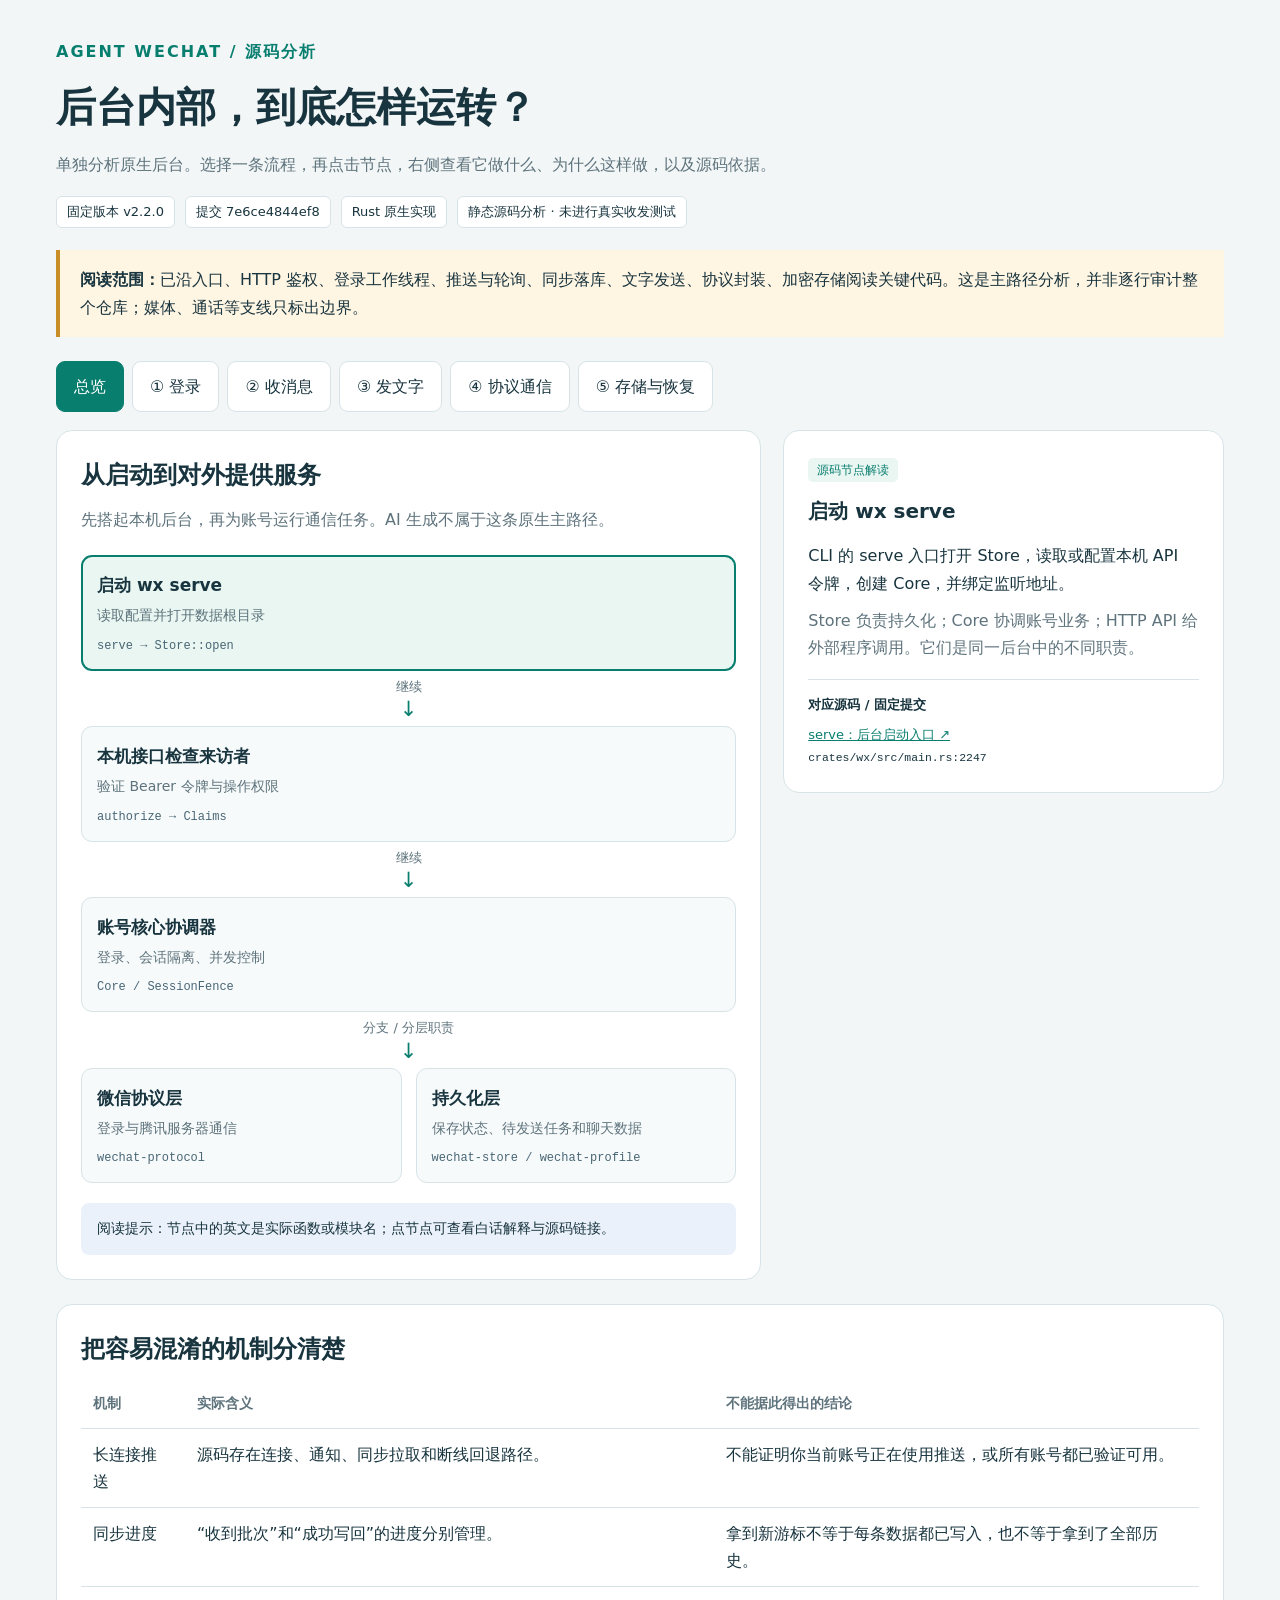
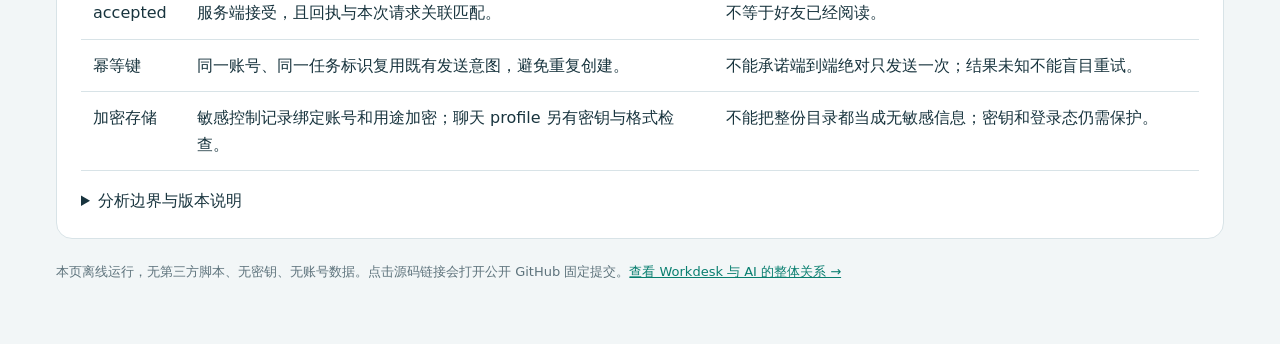
<file: docs/agent-wechat-source-map.html>
<!doctype html>
<html lang="zh-CN"><head><meta charset="utf-8"><meta name="viewport" content="width=device-width,initial-scale=1"><title>Agent WeChat · 源码机制流程图</title>
<style>
:root{color-scheme:light;--ink:#18343e;--muted:#5e737c;--line:#d8e3e7;--green:#087e6f;--soft:#e9f6f1;--blue:#eaf1fa}*{box-sizing:border-box}body{margin:0;background:#f2f6f7;color:var(--ink);font:16px/1.7 system-ui,"Microsoft YaHei",sans-serif}main{max-width:1220px;margin:auto;padding:38px 26px 60px}h1{font-size:clamp(26px,4vw,40px);margin:8px 0}h2{font-size:24px;margin:0 0 10px}h3{font-size:20px;margin:0 0 14px}p{margin:10px 0}.eyebrow{color:var(--green);font-weight:700;letter-spacing:2px}.muted{color:var(--muted)}.meta{display:flex;gap:10px;flex-wrap:wrap;font-size:13px;margin-top:18px}.meta span{padding:4px 10px;border-radius:6px;background:white;border:1px solid var(--line)}.scope{padding:16px 20px;border-left:4px solid #ca8e27;background:#fff5e3;margin:22px 0}.tabs{display:flex;flex-wrap:wrap;gap:8px;margin:24px 0 18px}.tabs button{border:1px solid var(--line);background:white;border-radius:9px;padding:11px 17px;font:inherit;color:var(--ink);cursor:pointer}.tabs button[aria-selected=true]{background:var(--green);border-color:var(--green);color:white}button:focus-visible,a:focus-visible,summary:focus-visible{outline:3px solid #c78b23;outline-offset:3px}.layout{display:grid;grid-template-columns:minmax(0,1.6fr) minmax(290px,1fr);gap:22px;align-items:start}.sheet,.explain{background:white;border:1px solid var(--line);border-radius:16px;padding:24px;min-width:0}.explain{position:sticky;top:20px}.intro{margin-bottom:22px}.flow{display:flex;flex-direction:column;gap:0}.row{display:flex;gap:14px;align-items:stretch;justify-content:center}.node{flex:1;min-width:0;text-align:left;border:1px solid var(--line);background:#f7fafb;border-radius:11px;padding:15px;font:inherit;color:var(--ink);cursor:pointer}.node:hover{background:var(--soft)}.node.selected{background:var(--soft);border:2px solid var(--green);padding:14px}.node b{display:block;font-size:17px}.node .sub{display:block;font-size:14px;color:var(--muted);margin-top:4px}.node .fn{display:block;font:12px/1.5 ui-monospace,monospace;color:#496675;margin-top:9px;overflow-wrap:anywhere}.connector{text-align:center;color:var(--muted);font-size:13px;padding:5px 0}.connector span{display:block;color:var(--green);font-size:21px;line-height:1.1}.branch-label{display:block;color:var(--green);font-size:12px;font-weight:700;margin-bottom:5px}.explain .badge{display:inline-block;font-size:12px;padding:2px 9px;background:var(--soft);color:var(--green);border-radius:5px;margin-bottom:12px}.explain p{overflow-wrap:anywhere}.source{margin-top:18px;padding-top:14px;border-top:1px solid var(--line);font-size:13px}.source a{display:block;margin-top:8px;overflow-wrap:anywhere}a{color:var(--green)}.tip{padding:14px 16px;background:var(--blue);border-radius:8px;margin-top:20px;font-size:14px}code{font-family:ui-monospace,monospace;font-size:.88em;overflow-wrap:anywhere}.bottom{background:white;padding:24px;border:1px solid var(--line);border-radius:16px;margin-top:24px}.table-wrap{overflow-x:auto}table{width:100%;border-collapse:collapse;text-align:left}th,td{padding:12px;border-bottom:1px solid var(--line);vertical-align:top}th{font-size:14px;color:var(--muted)}footer{font-size:13px;color:var(--muted);margin-top:22px}details{margin-top:16px}summary{cursor:pointer} @media(max-width:800px){main{padding:24px 14px}.layout{grid-template-columns:1fr}.explain{position:static}.row{flex-direction:column}.sheet,.explain,.bottom{padding:18px}.tabs button{flex:1;padding:10px 8px}.row:has(.node:nth-child(2)){border-left:3px solid var(--line);padding-left:12px}.node .fn{font-size:12px}}
</style></head><body><main>
<header><div class="eyebrow">AGENT WECHAT / 源码分析</div><h1>后台内部，到底怎样运转？</h1><p class="muted">单独分析原生后台。选择一条流程，再点击节点，右侧查看它做什么、为什么这样做，以及源码依据。</p><div class="meta"><span>固定版本 v2.2.0</span><span>提交 7e6ce4844ef8</span><span>Rust 原生实现</span><span>静态源码分析 · 未进行真实收发测试</span></div></header>
<div class="scope"><strong>阅读范围：</strong>已沿入口、HTTP 鉴权、登录工作线程、推送与轮询、同步落库、文字发送、协议封装、加密存储阅读关键代码。这是主路径分析，并非逐行审计整个仓库；媒体、通话等支线只标出边界。</div>
<nav class="tabs" role="tablist" aria-label="机制流程"></nav>
<div class="layout"><section class="sheet" role="tabpanel" id="flow-panel" tabindex="0"><div class="intro"><h2 id="flow-title"></h2><p id="flow-subtitle" class="muted"></p></div><div id="flow" class="flow" aria-label="流程图"></div><div class="tip" id="flow-tip"></div></section><aside class="explain" id="explanation" aria-live="polite"><span class="badge">源码节点解读</span><h3 id="node-title"></h3><p id="node-detail"></p><p id="node-why" class="muted"></p><div class="source"><strong>对应源码 / 固定提交</strong><div id="sources"></div></div></aside></div>
<section class="bottom"><h2>把容易混淆的机制分清楚</h2><div class="table-wrap"><table><thead><tr><th>机制</th><th>实际含义</th><th>不能据此得出的结论</th></tr></thead><tbody>
<tr><td>长连接推送</td><td>源码存在连接、通知、同步拉取和断线回退路径。</td><td>不能证明你当前账号正在使用推送，或所有账号都已验证可用。</td></tr>
<tr><td>同步进度</td><td>“收到批次”和“成功写回”的进度分别管理。</td><td>拿到新游标不等于每条数据都已写入，也不等于拿到了全部历史。</td></tr>
<tr><td>accepted</td><td>服务端接受，且回执与本次请求关联匹配。</td><td>不等于好友已经阅读。</td></tr>
<tr><td>幂等键</td><td>同一账号、同一任务标识复用既有发送意图，避免重复创建。</td><td>不能承诺端到端绝对只发送一次；结果未知不能盲目重试。</td></tr>
<tr><td>加密存储</td><td>敏感控制记录绑定账号和用途加密；聊天 profile 另有密钥与格式检查。</td><td>不能把整份目录都当成无敏感信息；密钥和登录态仍需保护。</td></tr>
</tbody></table></div><details><summary>分析边界与版本说明</summary><p>上游 v2.2.0 README 仍将 unsolicited account-associated push 标为未验证，但固定提交源码确实包含原生长连接路径。因此本图将“代码已实现”与“真实账号验证充分”分开。没有连接腾讯服务器、抓包、读取私人聊天或测试发送。图中的箭头是根据关键函数调用整理的控制流，省略了部分参数处理及媒体、通话、联系人专项流程。</p><p>当前 Workdesk 本机部署使用 127.0.0.1:6175。后台源码还存在可选网络监听配置，不能将当前部署端口当作整个项目所有部署方式的限制。</p></details></section>
<footer>本页离线运行，无第三方脚本、无密钥、无账号数据。点击源码链接会打开公开 GitHub 固定提交。<a href="wechat-agent-explained.html">查看 Workdesk 与 AI 的整体关系 →</a></footer>
</main><script>
const ROOT='https://github.com/thisnick/agent-wechat/blob/7e6ce4844ef8ddbef091c3680765ec474a896aaa/packages/native-client-rust/';
const src=(path,line,label)=>({path,line,label});
const core=(line,label,file='runtime.rs')=>src('crates/wechat-core/src/'+file,line,label);
const node=(title,sub,fn,detail,why,sources,label='')=>({title,sub,fn,detail,why,sources,label});
const flows=[
{id:'overview',name:'总览',title:'从启动到对外提供服务',sub:'先搭起本机后台，再为账号运行通信任务。AI 生成不属于这条原生主路径。',tip:'阅读提示：节点中的英文是实际函数或模块名；点节点可查看白话解释与源码链接。',rows:[
[node('启动 wx serve','读取配置并打开数据根目录','serve → Store::open','CLI 的 serve 入口打开 Store，读取或配置本机 API 令牌，创建 Core，并绑定监听地址。','Store 负责持久化；Core 协调账号业务；HTTP API 给外部程序调用。它们是同一后台中的不同职责。',[src('crates/wx/src/main.rs',2247,'serve：后台启动入口')])],
[node('本机接口检查来访者','验证 Bearer 令牌与操作权限','authorize → Claims','请求进入 API 中间件。除健康检查外，先检查 Bearer 令牌；源码支持主令牌以及带有效期、可撤销的授权令牌。具体业务再检查账号和权限。','本机接口令牌是调用后台的钥匙，和微信登录授权、AI API Key 分开。',[src('crates/wechat-api/src/lib.rs',419,'authorize：HTTP 鉴权'),src('crates/wechat-api/src/media.rs',391,'send：发送权限与幂等键')])],
[node('账号核心协调器','登录、会话隔离、并发控制','Core / SessionFence','Core 持有账号任务、锁和授权状态。SessionFence 绑定授权摘要与退出登录代次，防止旧网络请求在账号退出或授权替换后回写新状态。','网络响应回来时还要重新检查身份，不能只在发请求前检查一次。',[core(536,'账号锁'),core(4,'SessionFence 与 session_state','session_auth.rs')])],
[node('微信协议层','登录与腾讯服务器通信','wechat-protocol','协议层组织请求、使用账号状态封装和加密数据，通过 MMTLS 传输，再校验、解密响应。原生后台不依赖启动官方微信窗口。','这是独立客户端的通信实现；能通信不代表获得腾讯官方接入授权。',[src('crates/wechat-protocol/src/client.rs',1057,'authenticated_rpc'),src('README.md',1,'原生后台定位与兼容边界')]),node('持久化层','保存状态、待发送任务和聊天数据','wechat-store / wechat-profile','Store 管理控制记录、事件、发送意图等；profile 相关代码处理受支持的加密聊天数据库与写回。','控制状态与聊天 profile 不是同一类数据，也不共用一个 API token 当密钥。',[src('crates/wechat-store/src/vault.rs',1,'Vault：敏感控制记录保护'),core(1894,'待同步数据投影')])]
]},
{id:'login',name:'① 登录',title:'先复用会话，再尝试设备授权，最后按条件扫码',sub:'自动策略存在多条分支，遇到任意错误都强行换二维码并不是它的做法。',tip:'源码区分授权失效与网络、完整性等错误。网络故障不会被一概当成“需要重新扫码”。',rows:[
[node('创建登录任务','校验参数、防止同账号重复登录','login_keyed','校验登录策略、超时等参数；检查幂等键；创建 Operation，通过账号锁和活动标记防止冲突，再启动 login_worker。','登录是有状态的后台任务，因此界面可以查询 starting、awaiting_scan、succeeded 等进度。',[core(841,'login_keyed')])],
[node('有没有可用的现存会话？','Auto 策略且账号未被退出登录','login_worker','先读取此前 AccountState，核对 profile 身份，再用心跳验证。若明确为授权拒绝，尝试 renew_session；成功就安装状态并启动 workers。','授权仍可用时无需每次扫码；非授权类错误会直接返回，避免把网络问题误处理成新登录。',[core(946,'login_worker：活动会话复用')])],
[node('复用或续期成功','安装授权并启动账号工作线程','install_login_operation → start_workers','验证成功后保存可用状态、确保受支持的 profile，再把操作标为 succeeded。','这是一条成功出口，成功后不继续扫码。',[core(976,'活动会话验证与成功出口')],'成功分支'),node('没有可用活动会话','尝试保存设备的信任材料','saved_device_source','读取既有账号状态或绑定的官方 profile 中的设备材料，尝试 saved-device login。只有特定信任拒绝才进入后续回退。','保存设备信任、数据库解密材料和 API token 各有用途，不能混为一谈。',[core(1020,'saved-device 分支')],'继续登录分支')],
[node('设备尝试不可用时判断扫码策略','允许扫码 → 发起；禁止 → needs_login','start_qr_login / needs_login','如果没有可用的 saved attempt，检查 allow_qr 和策略。允许时准备设备身份并发起二维码流程；否则报告 needs_login。','用户设定和错误类型决定是否出现二维码，不是无限自动重扫。',[core(1063,'扫码许可与设备准备')])],
[node('轮询扫码和手机确认状态','支持取消、截止时间及受限刷新','attempt.poll → complete_login','登录循环发布等待扫码或确认的进度，并检查取消和任务截止时间。完成后安装账号状态并继续启动后台任务。','手机确认是登录授权环节；AI 服务没有参与。登录内部密码学握手这里按协议层概括，未逐字节复算。',[core(1120,'登录等待循环'),src('crates/wechat-protocol/src/client.rs',745,'poll_login'),src('crates/wechat-protocol/src/client.rs',836,'complete_login')])]
]},
{id:'receive',name:'② 收消息',title:'两种接收路径，汇入同一套持久化流程',sub:'源码具备长连接通知；不可用时退回心跳轮询。通知通常触发同步拉取，不直接等于完整消息已经落库。',tip:'特别注意：这里确认了“代码存在推送路径”，没有确认当前运行账号的实时连接状态。',rows:[
[node('为每个账号启动任务','恢复数据、媒体任务和账号工作循环','start_workers','启动时恢复 profile 和媒体任务，为账号创建 push worker 与接收媒体 worker，并启动循环任务。','账号之间分别运行；账号内关键状态操作通过锁和会话屏障协调。',[core(2122,'start_workers')])],
[node('长连接健康时','通知 / 心跳触发同步','push_session_active','创建 push connection，先补齐 catchup 和联系人，再标记 ready。等待通知；联系人命令走联系人同步，其他通知触发 drain_push_sync。','推送就像“有更新”的提醒，收到提醒之后仍需要拉取并提交批次。',[core(104,'长连接建立与通知循环','push.rs'),core(202,'drain_push_sync','push.rs')],'路径 A · 长连接'),node('长连接不健康时','心跳检查并轮询补取','tick_session','push 不健康时请求心跳；selector 提示更新或历史未追平时执行 sync。正常轮询间隔限制在 5–30 秒；worker 出错时退避可到 60 秒。','30 秒不是消息送达承诺。长连接会尝试重连，健康后轮询任务让出入站同步职责。',[core(2201,'tick_session：推送健康判断与轮询'),core(62,'推送重连与回退','push.rs')],'路径 B · 轮询回退')],
[node('收到 SyncBatch','区分补历史 catchup 和实时 live','commit_sync_batch','读取 history-caught-up 标记确定 origin；序列化批次、计算摘要；加密原始批次和 received-cursor，调用 stage_sync_if_new 暂存。','先保留原始内容与接收进度，避免未写完的数据只停留在内存里。',[core(245,'commit_sync_batch','push.rs')])],
[node('逐条处理并写回聊天数据','支持的命令投影；失败的保留','project_pending_with_media','逐批解密，跳过已有逐条回执的命令，调用 apply_received_sync_command。全部完成才 finish_sync；存在未知或无法处理的数据则 block_sync 并发布阻塞事件。','“已从服务器收到”和“已成功写回 profile”分开管理；未知命令不会伪装成处理成功。',[core(1894,'批次重放与完成/阻塞'),core(368,'apply_received_sync_command','sync_projection.rs')])],
[node('写入成功后发布事件','外部程序再读消息正文','message.committed','消息投影成功后，append_event_once 发布带 messageId、threadId、origin 和 direction 的事件。外部客户端凭 ID 读取正文。','Workdesk 等客户端能区分本地发送、补历史与实时消息；实际如何使用由客户端决定。',[core(760,'消息写入及事件发布','sync_projection.rs'),core(832,'普通消息事件发布','sync_projection.rs')])]
]},
{id:'send',name:'③ 发文字',title:'先记录发送意图，再提交，最后按回执分类',sub:'这是一条持久化发送队列。它重点防止重复提交和把“结果未知”误报成成功。',tip:'accepted 是服务端接受且关联校验通过；needs_review 表示结果未知，需要核对，不能直接当成未发出。',rows:[
[node('API 接收发送请求','检查账号权限与 Idempotency-Key','POST /v1/accounts/{a}/sends','HTTP 入口检查 send 权限，读取幂等键，按消息类型分发；普通文字进入 Core::send_text，最终进入 queue_message_send。','API 是程序间调用入口，不需要模拟微信窗口。这里仅展开普通文字，媒体另有任务流程。',[src('crates/wechat-api/src/media.rs',391,'发送入口'),core(1322,'send_text')])],
[node('校验并保存发送意图','冻结内容，生成稳定 client_id','queue_message_send → create_send','检查账号登录状态、目的地和内容；从账号与幂等键派生 client_id；加密 payload 后 create_send。新任务才启动 perform_send，重放复用已有任务。','稳定任务身份减少重复创建。同一幂等键搭配不同请求会产生冲突，而不是悄悄变成另一条发送。',[core(1412,'校验与任务构造'),core(1520,'加密并创建发送意图')])],
[node('领取提交权','queued → submitting','perform_send → claim_send','获取发送锁和账号状态，复核连接与任务状态，再用事务将 queued 改为 submitting。事务同时检查账号未退出且期望连接。','取消、退出登录和提交互相竞争；已领取的任务不会被另一个 worker 当作 queued 再次提交。',[core(1556,'perform_send'),src('crates/wechat-store/src/outbox.rs',128,'claim_send 原子状态迁移')])],
[node('协议层提交请求','发送前再次核对授权状态','send_text_guarded','普通原生文字路径携带 SessionFence，在网络提交前复核授权、退出登录代次和期望连接状态。收到响应后检查 accepted、目的地及 client_id 关联。','等待网络时用户可能退出账号，因此提交前仍需再次检查，避免旧任务继续发送。',[core(1688,'普通原生文字与提交前校验'),src('crates/wechat-protocol/src/account_request.rs',67,'协议文字发送入口')])],
[node('接受并匹配','accepted','accepted && correlated','当服务端接受且回执与本次请求匹配时，保存 accepted 与 server_message_id，并尝试将已发送消息写回本地聊天数据。','本地写回失败可以恢复投影，不需要为补本地记录再发送一遍。',[core(1770,'按结果分类与写回')],'成功'),node('明确拒绝','failed','service_rejected','服务器明确拒绝或提交前授权撤销时，保存明确失败原因。','失败原因与网络不确定性分开，方便调用方决定下一步。',[core(1770,'明确失败分支')],'失败'),node('无法确认结果','needs_review','submission_outcome_unknown','异常或回执关联不充分等其余情况进入 needs_review。worker 中断也会区分尚未领取与已进入提交阶段的任务。','可能已经被服务器收到，不能因为本机没拿到完整回执就盲目重发。',[core(1770,'结果未知分支'),core(1533,'worker 中断处理')],'待核对')]
]},
{id:'protocol',name:'④ 协议通信',title:'业务数据如何变成发往微信服务器的字节',sub:'这里按已读到的 authenticated_rpc 路径展开。不同登录阶段与特殊业务有自己的封装分支。',tip:'业务加密、MMTLS 传输保护、本机 API 鉴权和磁盘加密属于不同层，不能拿一种替代另一种。',rows:[
[node('准备业务请求','例如文字、心跳、同步','NativeClient / AccountState','上层提供业务参数；协议客户端带上当前 AccountState，选择相应命令与路由，构造请求数据。','账号授权、设备信息和 cookie 等属于协议会话状态，和 AI API Key 无关。',[src('crates/wechat-protocol/src/client.rs',1096,'同步请求入口'),src('crates/wechat-protocol/src/account_request.rs',67,'文字请求入口')])],
[node('业务报文封装与加密','校验状态，选择兼容的密钥模式','AuthenticatedPacket::prepare','prepare 检查 AccountState，依据 request_key / response_key 是否可用选择 mode 13 或 mode 5。可压缩时压缩，再按该分支加密并打包。','源码存在多种兼容路径，不能把所有请求概括成完全一样的一层 AES。这里不展开具体密钥材料。',[src('crates/wechat-protocol/src/business.rs',285,'业务报文准备、模式与加密')])],
[node('MMTLS 连接与交换','传输保护，不是普通明文 HTTP 内容','Session::connect → short_exchange','authenticated_rpc 创建会话、准备报文、进行提交检查，随后通过 mmtls::short_exchange 发出。MMTLS 模块实现握手、记录封装及长短连接相关处理。','即使短连接代码使用 http:// 作为外层传输地址，也不能据此认定账号业务明文发送；内部有报文与 MMTLS 保护。',[src('crates/wechat-protocol/src/client.rs',1066,'authenticated_rpc_guarded'),src('crates/wechat-protocol/src/mmtls.rs',235,'MMTLS Session::connect'),src('crates/wechat-protocol/src/mmtls.rs',707,'短连接交换')])],
[node('校验并解密响应','更新 cookie，解析业务结果','decode_verified_transport_reply','交换返回后解码并验证响应，更新非空 cookie，再把业务数据返回上层。Core 仍需检查会话屏障并保存相应账号状态。','拿到网络字节不等于业务成功；还要通过协议校验和发送回执等业务判断。',[src('crates/wechat-protocol/src/client.rs',1082,'返回验证与 cookie 更新'),src('crates/wechat-protocol/src/business.rs',344,'响应校验解码'),core(40,'网络状态保存与身份检查','session_auth.rs')])]
]},
{id:'storage',name:'⑤ 存储与恢复',title:'两类数据，配合三种恢复保护',sub:'聊天 profile 与后台控制数据库各自承担职责；源码重点避免丢批次、重复发送和旧会话回写。',tip:'保护机制降低故障风险，不是“永不丢失、永不重复、绝不风控”的保证。',rows:[
[node('后台控制记录','授权、批次、游标、任务与事件','wechat-store / Vault','敏感记录由 Vault 使用 AES-256-GCM 加密，附加认证数据绑定账号和用途。存储密钥独立于 API token，缺失或错误时保留已有数据并报错。','不是把 API token 同时当作数据库密码；保护文件和密钥仍是使用者的责任。',[src('crates/wechat-store/src/vault.rs',1,'Vault 的用途与密钥读取'),src('crates/wechat-store/src/vault.rs',88,'AES-GCM 与账号/用途绑定')]),node('聊天 profile','受支持的加密聊天数据库','wechat-profile / sync_projection','消息投影调用 profile 写入接口，处理消息行、会话摘要等；只针对受支持的 schema 和身份绑定。','它能写回部分兼容数据，不代表可任意修改所有微信版本数据库，也不保证官方搜索索引更新。',[core(760,'profile 消息投影','sync_projection.rs'),src('README.md',12,'支持范围及 profile 限制')])],
[node('同步回执与投影恢复','已收到 ≠ 已写完','stage_sync_if_new → project_pending','先持久化加密批次与 received-cursor，再按命令回执逐条投影。失败批次保留；没有待投影批次后才尝试发布 profile checkpoint。','崩溃后可重放本地已收数据，而不是依赖服务器重新发一遍。',[core(245,'批次暂存','push.rs'),core(1894,'逐条回执与检查点')])],
[node('发送意图与本地补写','已提交 ≠ 可再提交','claim_send / project_message_send','发送状态与投影过程分开。accepted 后补写聊天记录；本地补写失败走恢复投影，结果未知进入核对路径。','修复本地历史和再次向好友发送，是两种不同操作。',[src('crates/wechat-store/src/outbox.rs',128,'提交权竞争'),core(1811,'已发送消息投影'),core(1874,'恢复文字投影')])],
[node('会话代次隔离','退出或换授权后，旧响应不能覆盖新状态','SessionFence / save_network_state','屏障记录授权摘要和 logout_epoch。请求回写及推送通知处理时重新核对；失配则拒绝继续使用旧会话。','这是后台并发一致性保护，与微信是否允许第三方客户端是两回事。',[core(4,'SessionFence','session_auth.rs'),core(25,'推送身份屏障','push.rs')])]
]}
];
const nav=document.querySelector('.tabs'),flow=document.getElementById('flow');let current=0;
function selectNode(n,button){document.querySelectorAll('.node').forEach(b=>{b.classList.toggle('selected',b===button);b.setAttribute('aria-pressed',String(b===button))});document.getElementById('node-title').textContent=n.title;document.getElementById('node-detail').textContent=n.detail;document.getElementById('node-why').textContent=n.why;const sources=document.getElementById('sources');sources.replaceChildren();n.sources.forEach(s=>{const a=document.createElement('a');a.href=ROOT+s.path+'#L'+s.line;a.target='_blank';a.rel='noopener noreferrer';a.textContent=s.label+' ↗';const code=document.createElement('code');code.textContent=s.path+':'+s.line;sources.append(a,code)})}
function show(i){current=i;const f=flows[i];document.querySelectorAll('[role=tab]').forEach((b,j)=>{b.setAttribute('aria-selected',String(i===j));b.tabIndex=i===j?0:-1});document.getElementById('flow-panel').setAttribute('aria-labelledby','tab-'+f.id);document.getElementById('flow-title').textContent=f.title;document.getElementById('flow-subtitle').textContent=f.sub;document.getElementById('flow-tip').textContent=f.tip;flow.replaceChildren();let first;f.rows.forEach((row,r)=>{if(r){const arrow=document.createElement('div');arrow.className='connector';arrow.textContent=f.id==='login'&&r===3?'仅右侧分支继续；左侧已成功结束':row.length>1?'分支 / 分层职责':'继续';const mark=document.createElement('span');mark.textContent='↓';arrow.append(mark);flow.append(arrow)}const box=document.createElement('div');box.className='row';row.forEach(n=>{const b=document.createElement('button');b.type='button';b.className='node';b.setAttribute('aria-pressed','false');if(n.label){const label=document.createElement('span');label.className='branch-label';label.textContent=n.label;b.append(label)}for(const [tag,cls,text] of [['b','',n.title],['span','sub',n.sub],['span','fn',n.fn]]){const el=document.createElement(tag);el.className=cls;el.textContent=text;b.append(el)}b.addEventListener('click',()=>selectNode(n,b));box.append(b);if(!first)first=[n,b]});flow.append(box)});selectNode(...first)}
flows.forEach((f,i)=>{const b=document.createElement('button');b.type='button';b.id='tab-'+f.id;b.setAttribute('role','tab');b.setAttribute('aria-controls','flow-panel');b.textContent=f.name;b.addEventListener('click',()=>show(i));b.addEventListener('keydown',e=>{let next;if(e.key==='ArrowRight')next=(current+1)%flows.length;else if(e.key==='ArrowLeft')next=(current+flows.length-1)%flows.length;else if(e.key==='Home')next=0;else if(e.key==='End')next=flows.length-1;else return;e.preventDefault();show(next);nav.children[next].focus()});nav.append(b)});show(0);
</script></body></html>
</file>
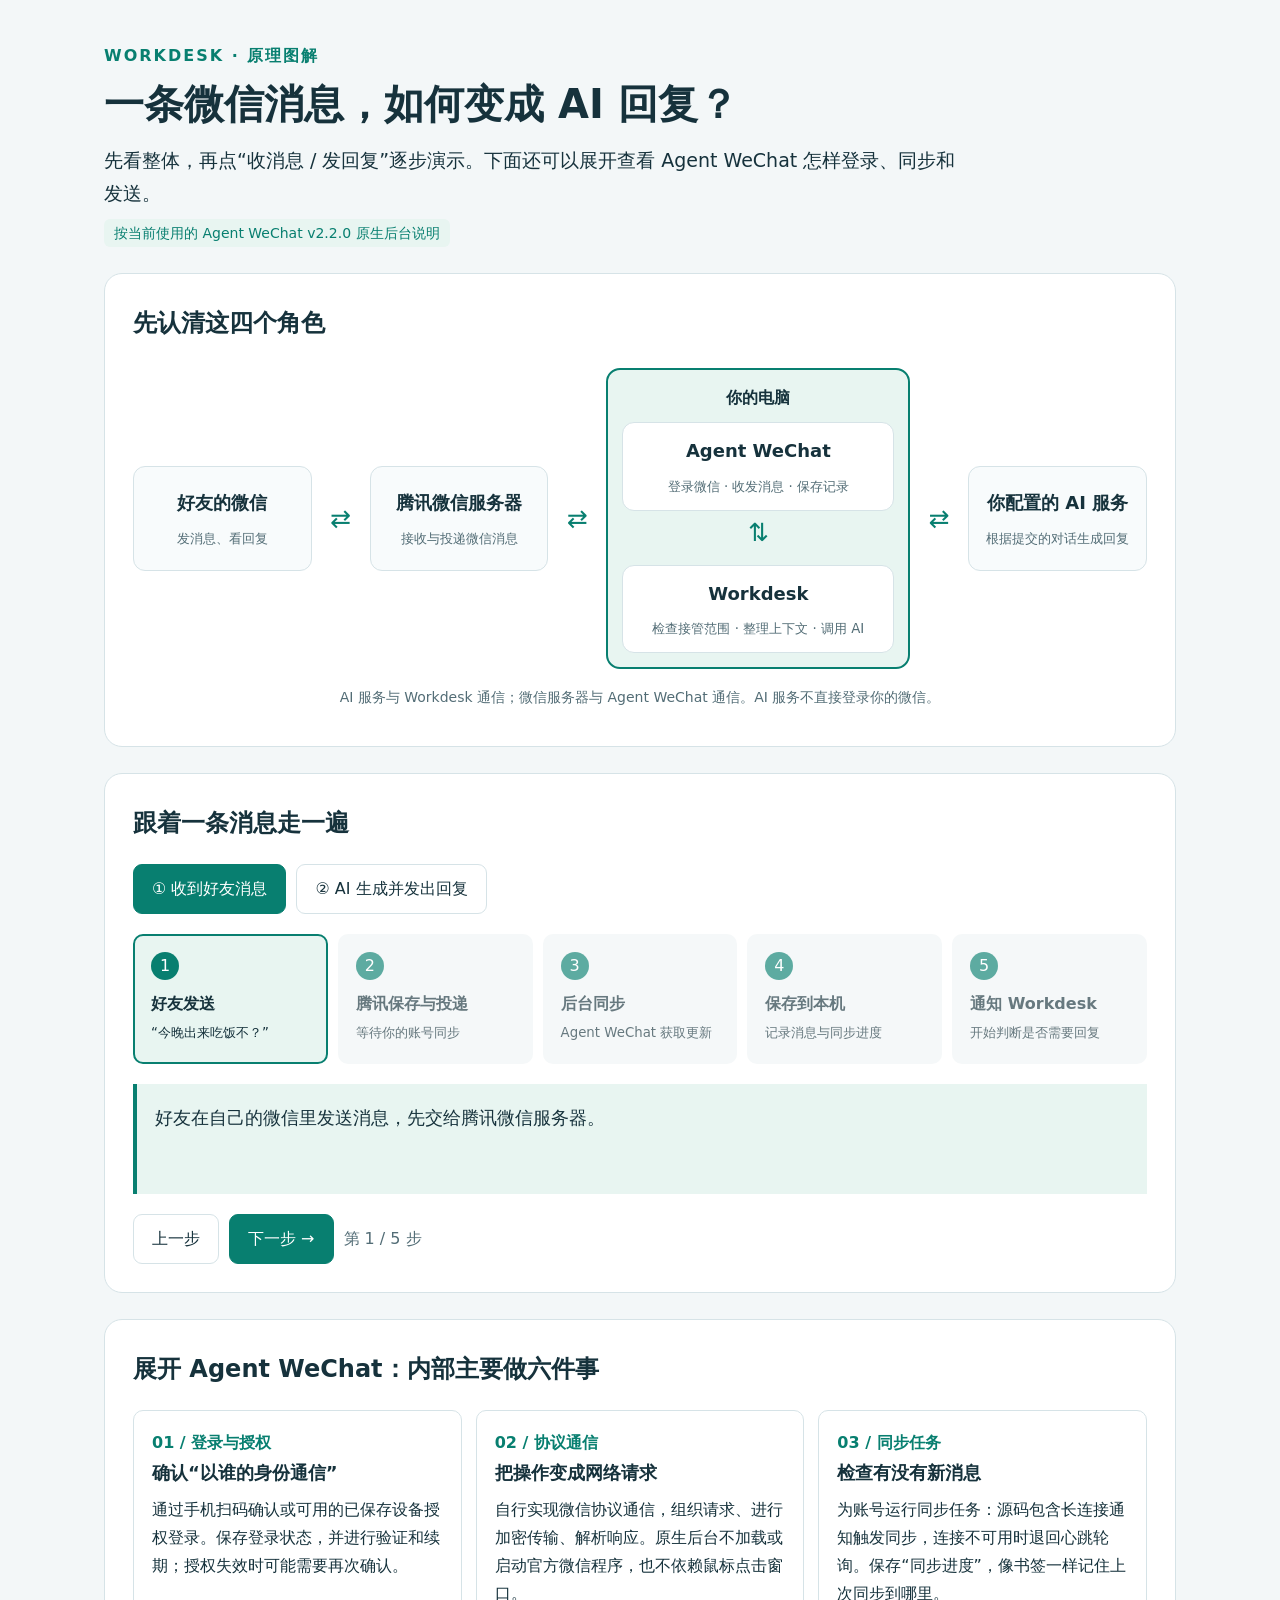
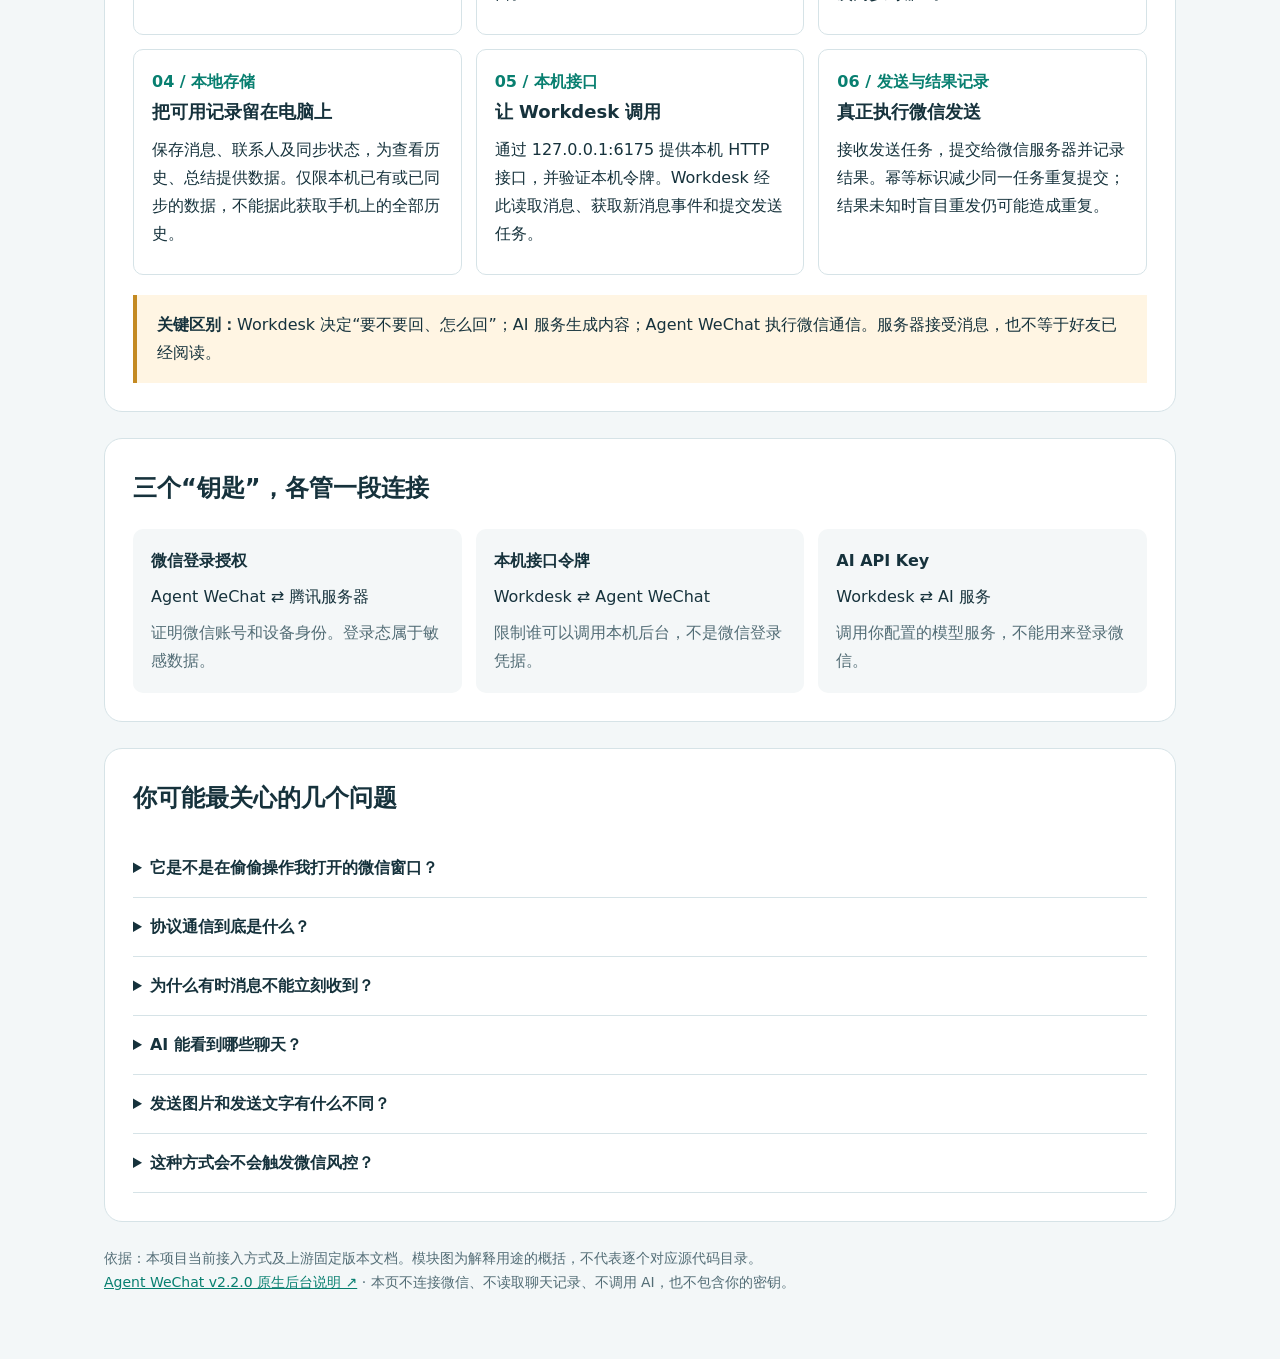
<file: docs/wechat-agent-explained.html>
<!doctype html>
<html lang="zh-CN">
<head>
<meta charset="utf-8"><meta name="viewport" content="width=device-width,initial-scale=1">
<title>Workdesk 与 Agent WeChat 工作原理</title>
<style>
:root{color-scheme:light;--ink:#16323c;--muted:#536d76;--line:#d6e3e7;--green:#087f70;--soft:#e8f5f1;--bg:#f3f7f8}*{box-sizing:border-box}body{margin:0;background:var(--bg);color:var(--ink);font:16px/1.75 system-ui,-apple-system,"Microsoft YaHei",sans-serif}main{max-width:1120px;margin:auto;padding:42px 24px 64px}h1{font-size:clamp(26px,4vw,40px);line-height:1.3;margin:8px 0 14px}h2{font-size:24px;margin:0 0 20px}h3{font-size:18px;margin:0 0 8px}p{margin:8px 0}.muted{color:var(--muted)}.eyebrow{color:var(--green);font-weight:700;letter-spacing:2px}section{background:white;border:1px solid var(--line);border-radius:18px;padding:28px;margin-top:26px}.lead{font-size:19px;max-width:860px}.tag{display:inline-block;background:var(--soft);color:var(--green);border-radius:6px;padding:2px 10px;font-size:14px}.overview{display:grid;grid-template-columns:1fr 42px 1fr 42px 1.7fr 42px 1fr;align-items:center;gap:8px;margin-top:24px}.node{text-align:center;border:1px solid var(--line);border-radius:12px;padding:20px 12px;background:#f8fbfc}.node strong{display:block;font-size:18px}.node small{display:block;color:var(--muted);margin-top:8px}.arrow{text-align:center;font-size:25px;color:var(--green)}.computer{border:2px solid var(--green);border-radius:14px;padding:14px;background:var(--soft)}.computer .node{background:white;margin-top:10px;padding:12px}.computer>strong{display:block;text-align:center}.caption{font-size:14px;text-align:center;color:var(--muted);margin-top:16px}.tabs{display:flex;gap:10px;flex-wrap:wrap;margin-bottom:20px}button{font:inherit;cursor:pointer;border:1px solid var(--line);background:white;color:var(--ink);border-radius:9px;padding:10px 18px}button:hover{background:var(--soft)}button:focus-visible,a:focus-visible,summary:focus-visible{outline:3px solid #df9b21;outline-offset:3px}button[aria-pressed=true],.primary{background:var(--green);color:white;border-color:var(--green)}.route{display:grid;grid-template-columns:repeat(5,1fr);gap:10px}.step{padding:16px;border-radius:10px;background:#f1f5f6;border:2px solid transparent;opacity:.65}.step.active{border-color:var(--green);background:var(--soft);opacity:1}.step b{display:block}.num{display:inline-flex;align-items:center;justify-content:center;background:var(--green);color:white;width:28px;height:28px;border-radius:50%;margin-bottom:10px}.detail{margin:20px 0;background:var(--soft);border-left:4px solid var(--green);padding:18px;font-size:18px;min-height:110px}.controls{display:flex;gap:10px;align-items:center;flex-wrap:wrap}.internal{display:grid;grid-template-columns:repeat(3,1fr);gap:14px}.module{border:1px solid var(--line);border-radius:10px;padding:18px}.module .icon{color:var(--green);font-weight:700}.keys{display:grid;grid-template-columns:repeat(3,1fr);gap:14px}.key{padding:18px;background:#f4f7f8;border-radius:10px}.key b{display:block}.note{padding:16px 20px;background:#fff5e3;border-left:4px solid #c48a22;margin-top:20px}details{border-bottom:1px solid var(--line);padding:15px 0}summary{cursor:pointer;font-weight:650}details p{padding:8px 0;color:var(--muted)}footer{font-size:14px;color:var(--muted);margin-top:24px}a{color:var(--green)}@media(max-width:850px){.overview{grid-template-columns:1fr}.arrow{transform:rotate(90deg)}.route{grid-template-columns:1fr}.step{display:flex;gap:12px;align-items:center;padding:10px}.num{margin:0;flex-shrink:0}.internal,.keys{grid-template-columns:1fr}.step small{margin-left:auto}section{padding:20px}main{padding:26px 16px}}
</style>
</head>
<body><main>
<header><div class="eyebrow">WORKDESK · 原理图解</div><h1>一条微信消息，如何变成 AI 回复？</h1><p class="lead">先看整体，再点“收消息 / 发回复”逐步演示。下面还可以展开查看 Agent WeChat 怎样登录、同步和发送。</p><span class="tag">按当前使用的 Agent WeChat v2.2.0 原生后台说明</span></header>
<section><h2>先认清这四个角色</h2><div class="overview">
<div class="node"><strong>好友的微信</strong><small>发消息、看回复</small></div><div class="arrow">⇄</div>
<div class="node"><strong>腾讯微信服务器</strong><small>接收与投递微信消息</small></div><div class="arrow">⇄</div>
<div class="computer"><strong>你的电脑</strong><div class="node"><strong>Agent WeChat</strong><small>登录微信 · 收发消息 · 保存记录</small></div><div class="arrow">⇅</div><div class="node"><strong>Workdesk</strong><small>检查接管范围 · 整理上下文 · 调用 AI</small></div></div><div class="arrow">⇄</div>
<div class="node"><strong>你配置的 AI 服务</strong><small>根据提交的对话生成回复</small></div></div><p class="caption">AI 服务与 Workdesk 通信；微信服务器与 Agent WeChat 通信。AI 服务不直接登录你的微信。</p></section>
<section><h2>跟着一条消息走一遍</h2><div class="tabs" role="group" aria-label="选择演示方向"><button id="receive" aria-pressed="true">① 收到好友消息</button><button id="send" aria-pressed="false">② AI 生成并发出回复</button></div><div class="route" id="route"></div><div class="detail" id="detail" aria-live="polite"></div><div class="controls"><button id="prev">上一步</button><button id="next" class="primary">下一步 →</button><span class="muted" id="counter"></span></div></section>
<section><h2>展开 Agent WeChat：内部主要做六件事</h2><div class="internal">
<div class="module"><div class="icon">01 / 登录与授权</div><h3>确认“以谁的身份通信”</h3><p>通过手机扫码确认或可用的已保存设备授权登录。保存登录状态，并进行验证和续期；授权失效时可能需要再次确认。</p></div>
<div class="module"><div class="icon">02 / 协议通信</div><h3>把操作变成网络请求</h3><p>自行实现微信协议通信，组织请求、进行加密传输、解析响应。原生后台不加载或启动官方微信程序，也不依赖鼠标点击窗口。</p></div>
<div class="module"><div class="icon">03 / 同步任务</div><h3>检查有没有新消息</h3><p>为账号运行同步任务：源码包含长连接通知触发同步，连接不可用时退回心跳轮询。保存“同步进度”，像书签一样记住上次同步到哪里。</p></div>
<div class="module"><div class="icon">04 / 本地存储</div><h3>把可用记录留在电脑上</h3><p>保存消息、联系人及同步状态，为查看历史、总结提供数据。仅限本机已有或已同步的数据，不能据此获取手机上的全部历史。</p></div>
<div class="module"><div class="icon">05 / 本机接口</div><h3>让 Workdesk 调用</h3><p>通过 127.0.0.1:6175 提供本机 HTTP 接口，并验证本机令牌。Workdesk 经此读取消息、获取新消息事件和提交发送任务。</p></div>
<div class="module"><div class="icon">06 / 发送与结果记录</div><h3>真正执行微信发送</h3><p>接收发送任务，提交给微信服务器并记录结果。幂等标识减少同一任务重复提交；结果未知时盲目重发仍可能造成重复。</p></div>
</div><div class="note"><strong>关键区别：</strong>Workdesk 决定“要不要回、怎么回”；AI 服务生成内容；Agent WeChat 执行微信通信。服务器接受消息，也不等于好友已经阅读。</div></section>
<section><h2>三个“钥匙”，各管一段连接</h2><div class="keys"><div class="key"><b>微信登录授权</b><p>Agent WeChat ⇄ 腾讯服务器</p><span class="muted">证明微信账号和设备身份。登录态属于敏感数据。</span></div><div class="key"><b>本机接口令牌</b><p>Workdesk ⇄ Agent WeChat</p><span class="muted">限制谁可以调用本机后台，不是微信登录凭据。</span></div><div class="key"><b>AI API Key</b><p>Workdesk ⇄ AI 服务</p><span class="muted">调用你配置的模型服务，不能用来登录微信。</span></div></div></section>
<section><h2>你可能最关心的几个问题</h2>
<details><summary>它是不是在偷偷操作我打开的微信窗口？</summary><p>当前原生后台独立运行，不加载或启动官方微信可执行程序。它实现协议通信和本地数据读写。如果使用接管官方数据目录的模式，上游要求官方客户端保持关闭，避免同时写入同一份数据。</p></details>
<details><summary>协议通信到底是什么？</summary><p>就像双方约定好的通信语言：请求需要包含什么字段、怎样编码和加密、如何验证账号、怎样解释服务器返回的数据。Agent WeChat 自己实现这套通信逻辑。文档列出 MMTLS / Hybrid 传输等能力；这不表示它得到了腾讯官方个人机器人接口授权。</p></details>
<details><summary>为什么有时消息不能立刻收到？</summary><p>v2.2.0 源码包含长连接通知及轮询回退；上游文档仍将真实账号主动推送列为未验证，不能据此确认当前账号正在使用推送。正常轮询间隔为 5–30 秒，工作线程出错时退避可到 60 秒。这不是消息到达时限，网络与登录状态也会影响延迟。</p></details>
<details><summary>AI 能看到哪些聊天？</summary><p>模型看到的是 Workdesk 本次提交的上下文和风格信息，不会仅凭 AI API Key 自动读取微信。微信同步数据先落在本机，随后由 Workdesk 选择内容提交给你配置的服务。提交出去的聊天内容涉及隐私。</p></details>
<details><summary>发送图片和发送文字有什么不同？</summary><p>文字发送主要提交接收人和文字内容。图片通常还要准备并上传媒体资源，再发送引用该资源的消息。AI 生成图片成功，并不代表图片已成功发送到微信。</p></details>
<details><summary>这种方式会不会触发微信风控？</summary><p>不能保证不会。它属于非官方客户端协议通信，能成功运行不等于得到官方许可。协议或服务端策略变化可能导致登录、同步、发送失败或账号限制。只监听本机接口能减少接口暴露，但不能消除微信侧风险。AI 数据隐私则是另一条需要单独考虑的链路。</p></details>
</section>
<footer>依据：本项目当前接入方式及上游固定版本文档。模块图为解释用途的概括，不代表逐个对应源代码目录。<br><a href="https://github.com/thisnick/agent-wechat/blob/v2.2.0/packages/native-client-rust/README.md" target="_blank" rel="noopener noreferrer">Agent WeChat v2.2.0 原生后台说明 ↗</a> · 本页不连接微信、不读取聊天记录、不调用 AI，也不包含你的密钥。</footer>
</main><script>
const flows={receive:[['好友发送','“今晚出来吃饭不？”','好友在自己的微信里发送消息，先交给腾讯微信服务器。'],['腾讯保存与投递','等待你的账号同步','服务器处理消息，并向你的账号提供相应的更新数据。'],['后台同步','Agent WeChat 获取更新','Agent WeChat 使用微信登录授权检查更新，解析新增消息。'],['保存到本机','记录消息与同步进度','后台保存消息和同步进度，供后续读取；它并不因此拥有全部云端历史。'],['通知 Workdesk','开始判断是否需要回复','Workdesk 通过本机接口获取消息，检查接管范围、暂停状态等条件。符合条件后才进入生成流程。']],send:[['Workdesk 准备','检查范围、组织上下文','假设该联系人已接管且没有暂停：Workdesk 选取近期对话，加入已学习的聊天风格。'],['调用 AI','使用 AI API Key','Workdesk 将所需上下文提交给你配置的 AI 服务。这个步骤会把选中的内容发往该服务。'],['得到回复草稿','“几点啊，去哪吃”','AI 返回生成内容。到这一步，微信消息还没有发出去。'],['后台执行发送','提交微信发送任务','Workdesk 通过本机接口提交任务。Agent WeChat 使用微信账号授权向腾讯服务器发送，并记录结果。'],['腾讯投递给好友','好友看到你的账号发来消息','腾讯处理并投递消息。服务器接受不代表好友已读；网络异常时发送结果也可能暂时不确定。']]};
let mode='receive',index=0;const route=document.getElementById('route'),detail=document.getElementById('detail');function render(){route.replaceChildren();flows[mode].forEach((s,i)=>{const item=document.createElement('div');item.className='step'+(i===index?' active':'');const n=document.createElement('span');n.className='num';n.textContent=i+1;const text=document.createElement('div');const b=document.createElement('b');b.textContent=s[0];const small=document.createElement('small');small.textContent=s[1];text.append(b,small);item.append(n,text);route.append(item)});detail.textContent=flows[mode][index][2];document.getElementById('counter').textContent=`第 ${index+1} / 5 步`;document.getElementById('prev').disabled=index===0;document.getElementById('next').disabled=index===4;for(const m of ['receive','send'])document.getElementById(m).setAttribute('aria-pressed',String(mode===m))}for(const m of ['receive','send'])document.getElementById(m).addEventListener('click',()=>{mode=m;index=0;render()});document.getElementById('prev').addEventListener('click',()=>{index=Math.max(0,index-1);render()});document.getElementById('next').addEventListener('click',()=>{index=Math.min(4,index+1);render()});render();
</script></body></html>
</file>
